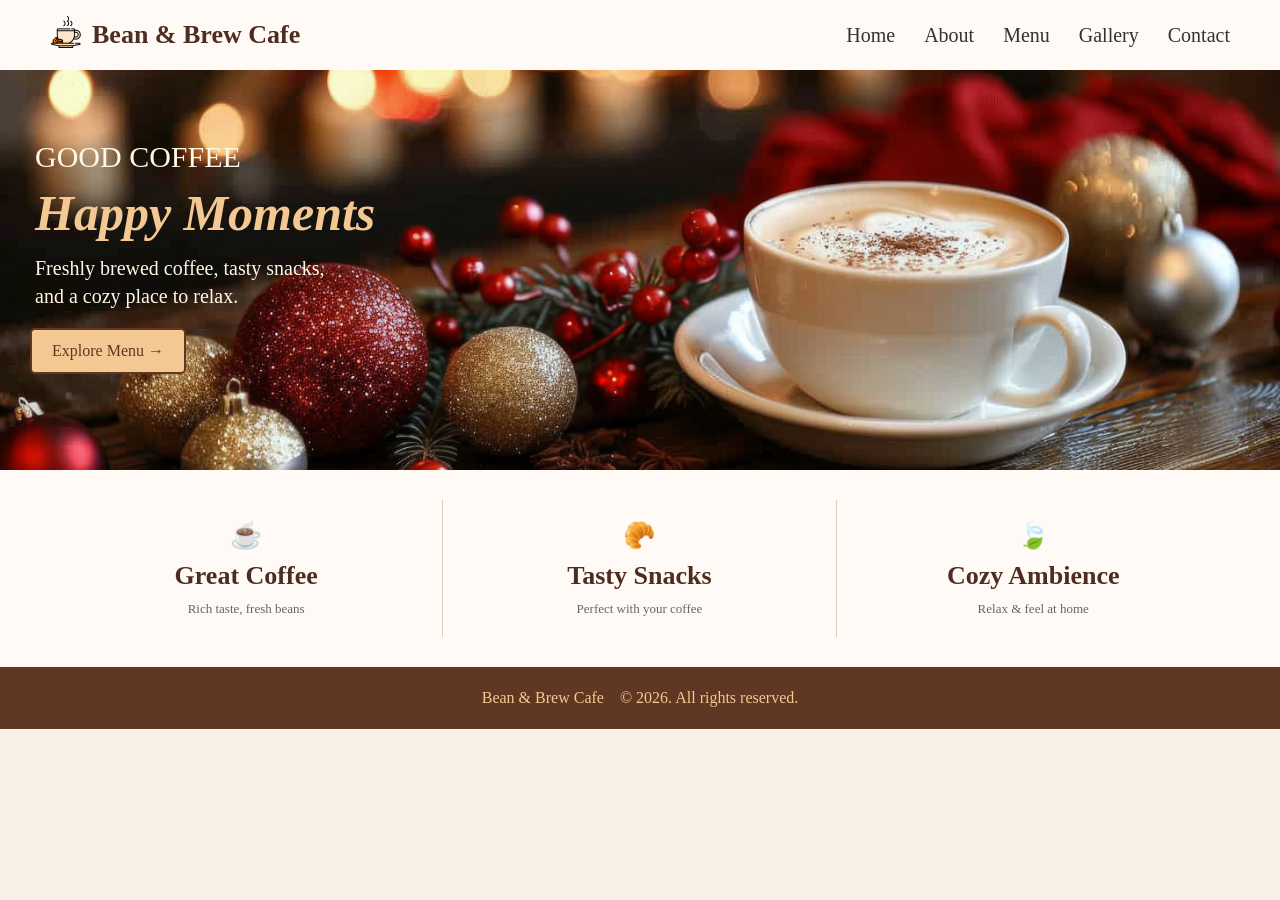
<file: html/index.html>
<!DOCTYPE html>
<html lang="en">

<head>
    <meta charset="UTF-8">
    <meta name="viewport" content="width=device-width, initial-scale=0.1">
    <title>Bean & Brew Cafe</title>
    <link rel="stylesheet" href="../css/index.css">
    <link rel="stylesheet" href="../css/style.css">
</head>

<body>
    <header>
        <div class="logo">
            <img src="../assets/home/coffee-cup.png" alt="coffee">
            <span>Bean &amp; Brew Cafe</span>
        </div>

        <nav>
            <a href="../html/index.html" class="active">Home</a>
            <a href="../html/about.html">About</a>
            <a href="../html/menu.html">Menu</a>
            <a href="../html/gallery.html">Gallery</a>
            <a href="../html/contact.html">Contact</a>
        </nav>
    </header>


    <div class="coffee">
        <div class="coffee1">GOOD COFFEE</div>
        <div class="coffee2">Happy Moments</div>
        <div class="coffee3">Freshly brewed coffee, tasty snacks, <span class="coffee4">and a cozy place to
                relax.</span></div>
        <a class="button1" href="../html/menu.html">Explore Menu &rarr;</a>
    </div>

    <section class="features">
        <div class="feature">
            <h2>&#9749;</h2>
            <h2>Great Coffee</h2>
            <p>Rich taste, fresh beans</p>
        </div>

        <div class="feature">
            <h2>&#129360;</h2>
            <h2>Tasty Snacks</h2>
            <p>Perfect with your coffee</p>
        </div>

        <div class="feature">
            <h2>&#127811;</h2>
            <h2>Cozy Ambience</h2>
            <p>Relax & feel at home</p>
        </div>
    </section>


    <footer>
        Bean & Brew Cafe &nbsp;&nbsp; &copy; 2026. All rights reserved.
    </footer>
</body>

</html>
</file>
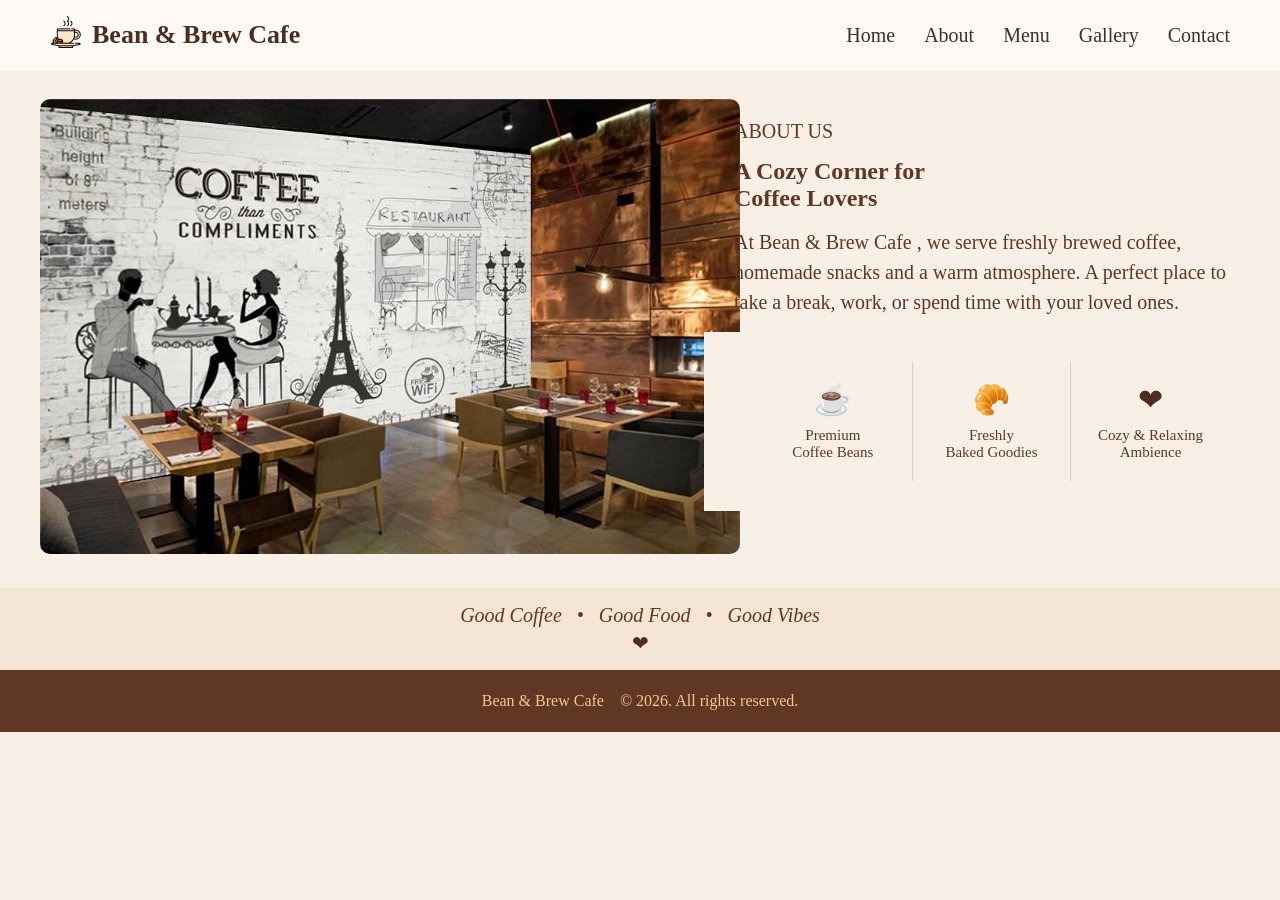
<file: html/about.html>
<!DOCTYPE html>
<html lang="en">
    <head>
        <meta charset="UTF-8">
        <meta name="viewport" content="width=device-width, initial-scale=0.1">
        <title>About - Bean & Brew Coffee</title>
        <link rel="stylesheet" href="../css/about.css">
        <link rel="stylesheet" href="../css/style.css">
    </head>

    <header>
        <div class="logo">
            <img src="../assets/home/coffee-cup.png" alt="coffee">
            <span>Bean &amp; Brew Cafe</span>
        </div>

        <nav>
            <a href="../html/index.html">Home</a>
            <a href="../html/about.html" class="active">About</a>
            <a href="../html/menu.html">Menu</a>
            <a href="../html/gallery.html">Gallery</a>
            <a href="../html/contact.html">Contact</a>
        </nav>
    </header>
    <body>
        <section>
            <div class="about-img">
                <img class="img" src="../assets/about/about.jpg" alt="About Bean & Brew Coffee" >
            </div>

            <div class="about-content">
                <p class="heading">ABOUT US</p>
                <h1>A Cozy Corner for
                    <br>
                    Coffee Lovers
                </h1>

                <p class="description">
                    At Bean &amp; Brew Cafe , we serve freshly brewed coffee, homemade snacks and a warm atmosphere. A perfect place to take a break, work, or spend time with your loved ones.
                </p>

                <div class="features">
                    <div class="feature">
                        <div class="icon">&#9749;</div>
                            <p>Premium<br>
                            Coffee Beans</p>
                    </div>

                    <div class="feature">
                        <div class="icon">&#129360;</div>
                            <p>Freshly<br>
                            Baked Goodies</p>
                    </div>

                    <div class="feature">
                        <div class="icon">&#10084;</div>
                            <p>Cozy & Relaxing<br>
                            Ambience</p>
                    </div>
                </div>


            </div>
        </section>

        <section class="quote">

        <p>
            Good Coffee
            &nbsp; • &nbsp;
            Good Food
            &nbsp; • &nbsp;
            Good Vibes
        </p>

        <span>&#10084;</span>

    </section>

    </body>
    <footer>
        Bean & Brew Cafe &nbsp;&nbsp; &copy; 2026. All rights reserved.
    </footer>

</html>
</file>
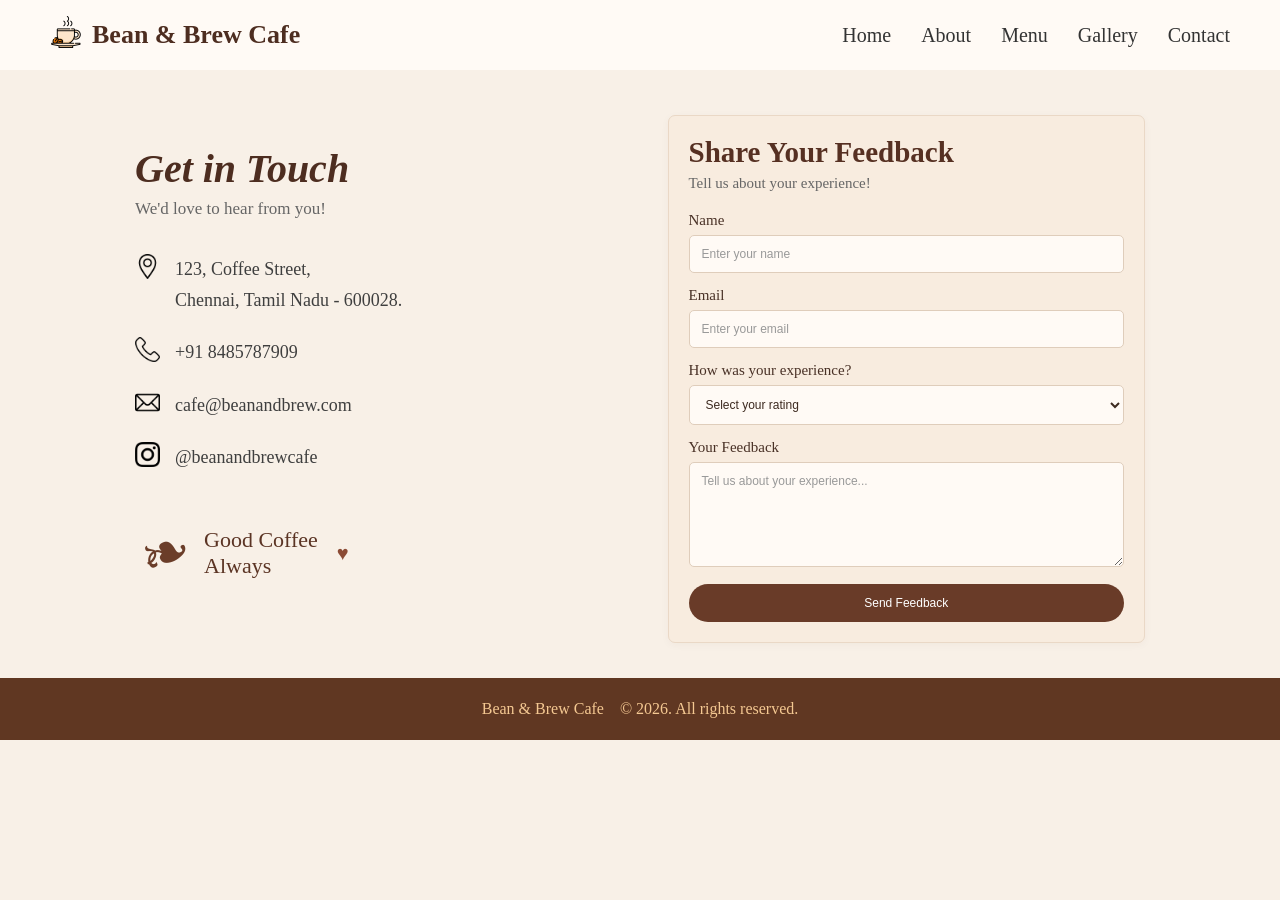
<file: html/contact.html>
<!DOCTYPE html>
<html lang="en">

<head>

    <meta charset="UTF-8">

    <meta name="viewport" content="width=device-width, initial-scale=1.0">

    <title>Contact - Bean &amp; Brew Coffee</title>

    <link rel="stylesheet" href="../css/contact.css">
    <link rel="stylesheet" href="../css/style.css">

</head>


<body>


    <header>

        <div class="logo">

            <img src="../assets/home/coffee-cup.png" alt="coffee">

            <span>
                Bean &amp; Brew Cafe
            </span>

        </div>


        <nav>

            <a href="../html/index.html">
                Home
            </a>

            <a href="../html/about.html">
                About
            </a>

            <a href="../html/menu.html">
                Menu
            </a>

            <a href="../html/gallery.html">
                Gallery
            </a>

            <a href="../html/contact.html" class="active">
                Contact
            </a>

        </nav>

    </header>



    <main class="contact">

        <section class="contact-section">



            <div class="contact-info">

                <h1>
                    Get in Touch
                </h1>

                <p class="intro">
                    We'd love to hear from you!
                </p>



                <div class="info-item">

                    <div class="info-icon">

                        <img src="../assets/contact/location.png" alt="Location">

                    </div>

                    <div>

                        <p>
                            123, Coffee Street,
                            <br>
                            Chennai, Tamil Nadu - 600028.
                        </p>

                    </div>

                </div>



                <div class="info-item">

                    <div class="info-icon">

                        <img src="../assets/contact/telephone.png" alt="Phone">

                    </div>

                    <div>

                        <p>
                            +91 8485787909
                        </p>

                    </div>

                </div>



                <div class="info-item">

                    <div class="info-icon">

                        <img src="../assets/contact/mail.png" alt="Email">

                    </div>

                    <div>

                        <p>
                            cafe@beanandbrew.com
                        </p>

                    </div>

                </div>



                <div class="info-item">

                    <div class="info-icon">

                        <img src="../assets/contact/instagram.png" alt="Instagram">

                    </div>

                    <div>

                        <p>
                            @beanandbrewcafe
                        </p>

                    </div>

                </div>



                <div class="coffee-message">

                    <div class="branch">
                        ❧
                    </div>

                    <div>

                        <p>
                            Good Coffee
                        </p>

                        <p>
                            Always
                        </p>

                    </div>

                    <span class="heart">
                        ♥
                    </span>

                </div>

            </div>



            <div class="feedback-container">

                <h2>
                    Share Your Feedback
                </h2>

                <p class="feedback-intro">
                    Tell us about your experience!
                </p>


                <form class="feedback-form">




                    <div class="form-group">

                        <label for="name">
                            Name
                        </label>

                        <input type="text" id="name" name="name" placeholder="Enter your name" required>

                    </div>



                    <div class="form-group">

                        <label for="email">
                            Email
                        </label>

                        <input type="email" id="email" name="email" placeholder="Enter your email" required>

                    </div>



                    <div class="form-group">

                        <label for="rating">
                            How was your experience?
                        </label>

                        <select id="rating" name="rating" required>

                            <option value="">
                                Select your rating
                            </option>

                            <option value="5">
                                ★★★★★ Excellent
                            </option>

                            <option value="4">
                                ★★★★ Very Good
                            </option>

                            <option value="3">
                                ★★★ Good
                            </option>

                            <option value="2">
                                ★★ Could be better
                            </option>

                            <option value="1">
                                ★ Poor
                            </option>

                        </select>

                    </div>



                    <div class="form-group">

                        <label for="feedback">
                            Your Feedback
                        </label>

                        <textarea id="feedback" name="feedback" placeholder="Tell us about your experience..."
                            required></textarea>

                    </div>



                    <button type="submit" class="feedback-button">
                        Send Feedback
                    </button>

                </form>

            </div>

        </section>

    </main>



    <footer>

        Bean &amp; Brew Cafe
        &nbsp;&nbsp;
        &copy; 2026. All rights reserved.

    </footer>


</body>

</html>
</file>
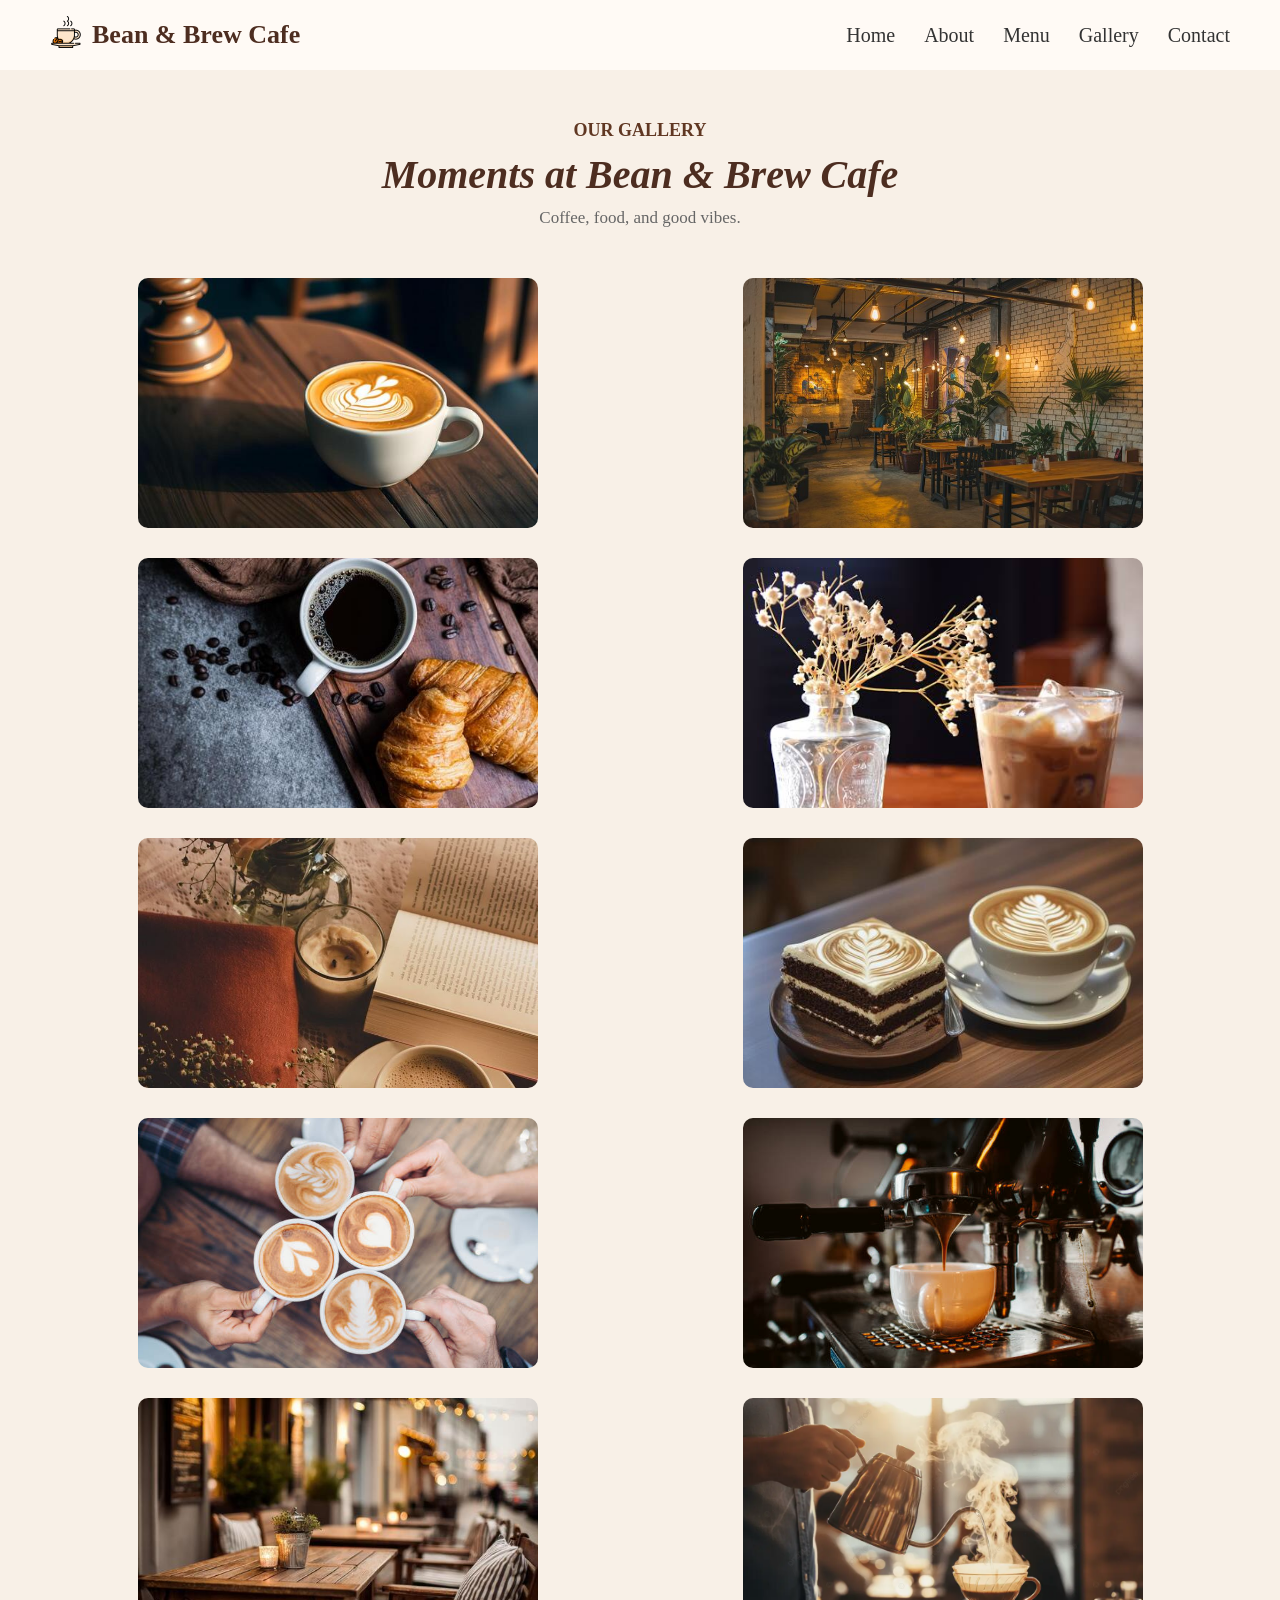
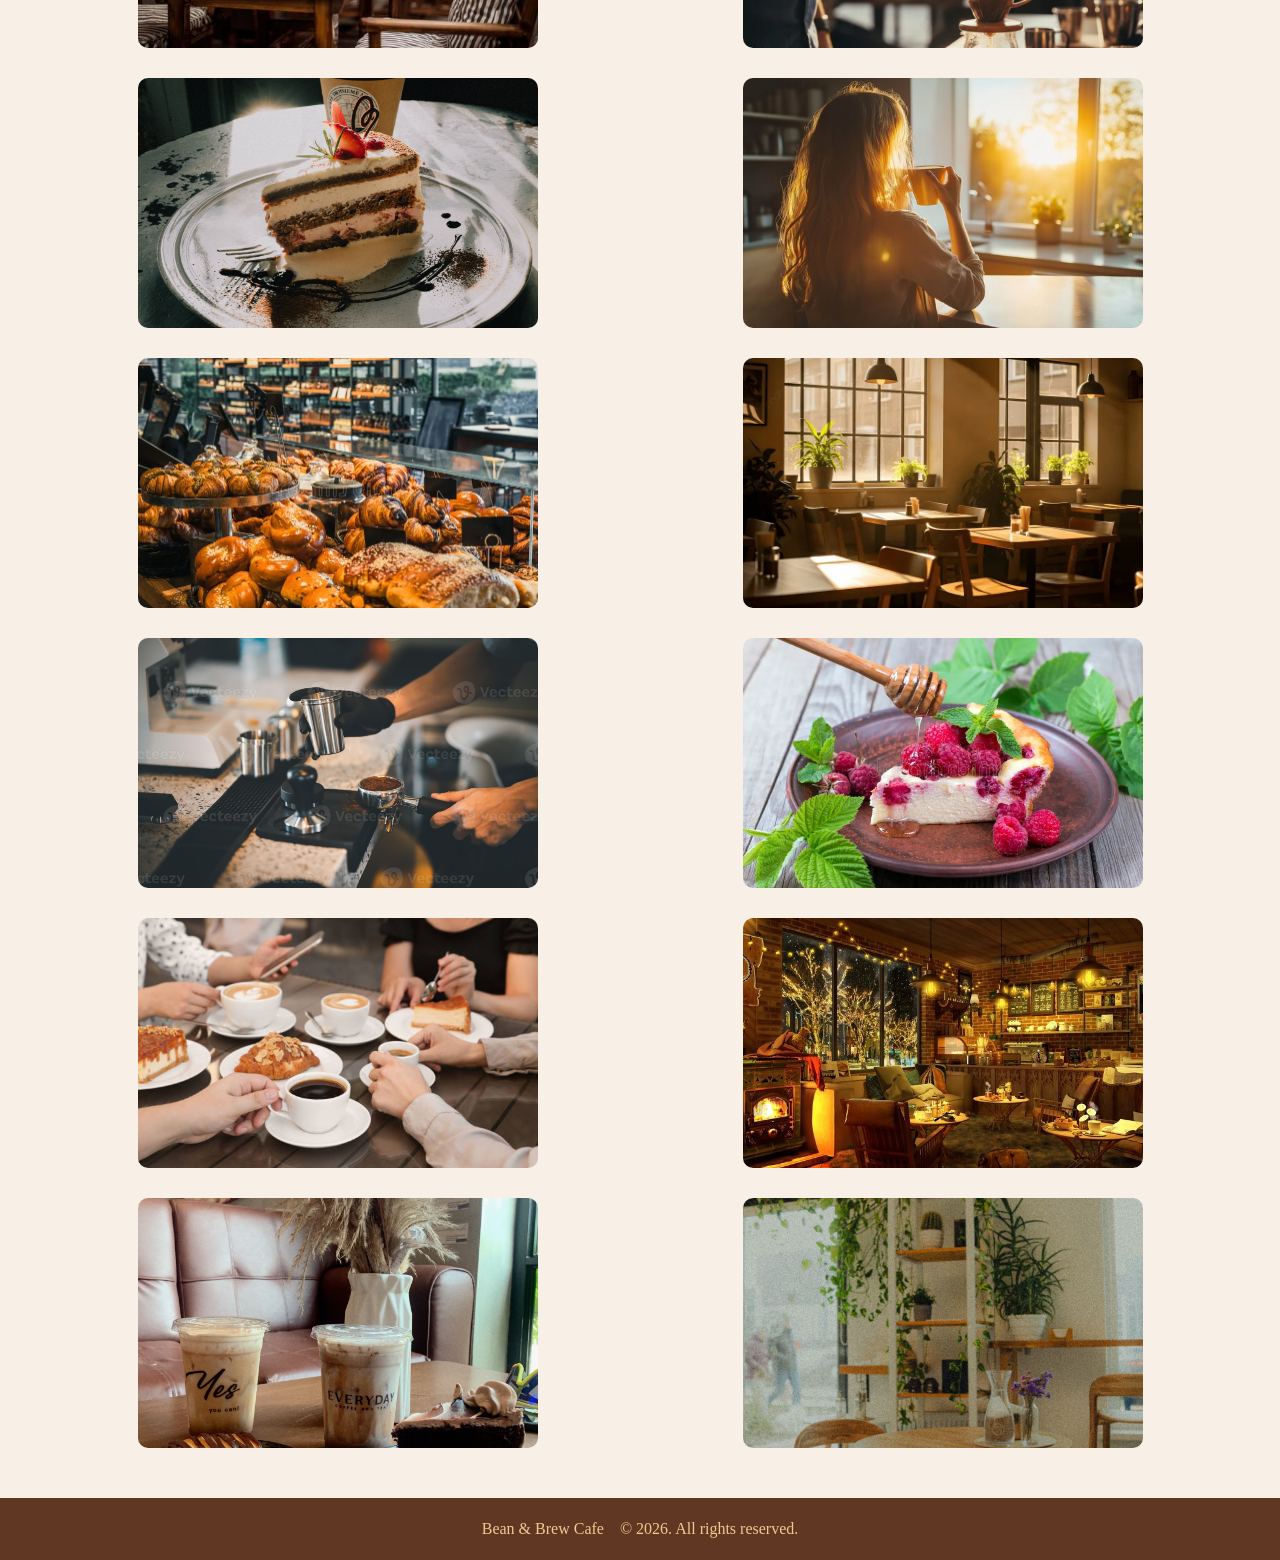
<file: html/gallery.html>
<!DOCTYPE html>
<html lang="en">

<head>
    <meta charset="UTF-8">
    <meta name="viewport" content="width=device-width, initial-scale=0.1">
    <title>Gallery - Bean & Brew Coffee</title>
    <link rel="stylesheet" href="../css/gallery.css">
    <link rel="stylesheet" href="../css/style.css">
</head>

<body>
    <header>
        <div class="logo">
            <img src="../assets/home/coffee-cup.png" alt="coffee">
            <span>Bean &amp; Brew Cafe</span>
        </div>
        <nav>
            <a href="../html/index.html">Home</a>
            <a href="../html/about.html">About</a>
            <a href="../html/menu.html">Menu</a>
            <a href="../html/gallery.html" class="active">Gallery</a>
            <a href="../html/contact.html">Contact</a>
        </nav>
    </header>

    <main class="gallery">
        <div class="gallery-heading">
            <p class="gallery1">OUR GALLERY</p>
            <h1>Moments at Bean &amp; Brew Cafe</h1>
            <p>Coffee, food, and good vibes.</p>
        </div>

        <section class="gallery-grid">
            <div class="gallery-item">
                <img src="../assets/gallery/1.jpg" alt="image1">
            </div>

            <div class="gallery-item">
                <img src="../assets/gallery/2.jpg" alt="image2">
            </div>

            <div class="gallery-item">
                <img src="../assets/gallery/3.jpg" alt="image3">
            </div>

            <div class="gallery-item">
                <img src="../assets/gallery/4.jpg" alt="image4">
            </div>

            <div class="gallery-item">
                <img src="../assets/gallery/5.jpg" alt="image5">
            </div>

            <div class="gallery-item">
                <img src="../assets/gallery/6.jpg" alt="image6">
            </div>

            <div class="gallery-item">
                <img src="../assets/gallery/7.jpg" alt="image7">
            </div>

            <div class="gallery-item">
                <img src="../assets/gallery/8.jpg" alt="image8">
            </div>

            <div class="gallery-item">
                <img src="../assets/gallery/9.jpeg" alt="image9">
            </div>

            <div class="gallery-item">
                <img src="../assets/gallery/10.webp" alt="image10">
            </div>

            <div class="gallery-item">
                <img src="../assets/gallery/11.jpg" alt="image11">
            </div>

            <div class="gallery-item">
                <img src="../assets/gallery/12.jpg" alt="image12">
            </div>

            <div class="gallery-item">
                <img src="../assets/gallery/13.webp" alt="image13">
            </div>

            <div class="gallery-item">
                <img src="../assets/gallery/14.webp" alt="image14">
            </div>

            <div class="gallery-item">
                <img src="../assets/gallery/15.jpg" alt="image15">
            </div>

            <div class="gallery-item">
                <img src="../assets/gallery/16.webp" alt="image16">
            </div>

            <div class="gallery-item">
                <img src="../assets/gallery/17.jpg" alt="image17">
            </div>

            <div class="gallery-item">
                <img src="../assets/gallery/18.jpg" alt="image18">
            </div>

            <div class="gallery-item">
                <img src="../assets/gallery/19.avif" alt="image19">
            </div>

            <div class="gallery-item">
                <img src="../assets/gallery/20.avif" alt="image20">
            </div>
        </section>
    </main>



    <footer>
        Bean & Brew Cafe &nbsp;&nbsp; &copy; 2026. All rights reserved.
    </footer>
</body>

</html>
</file>
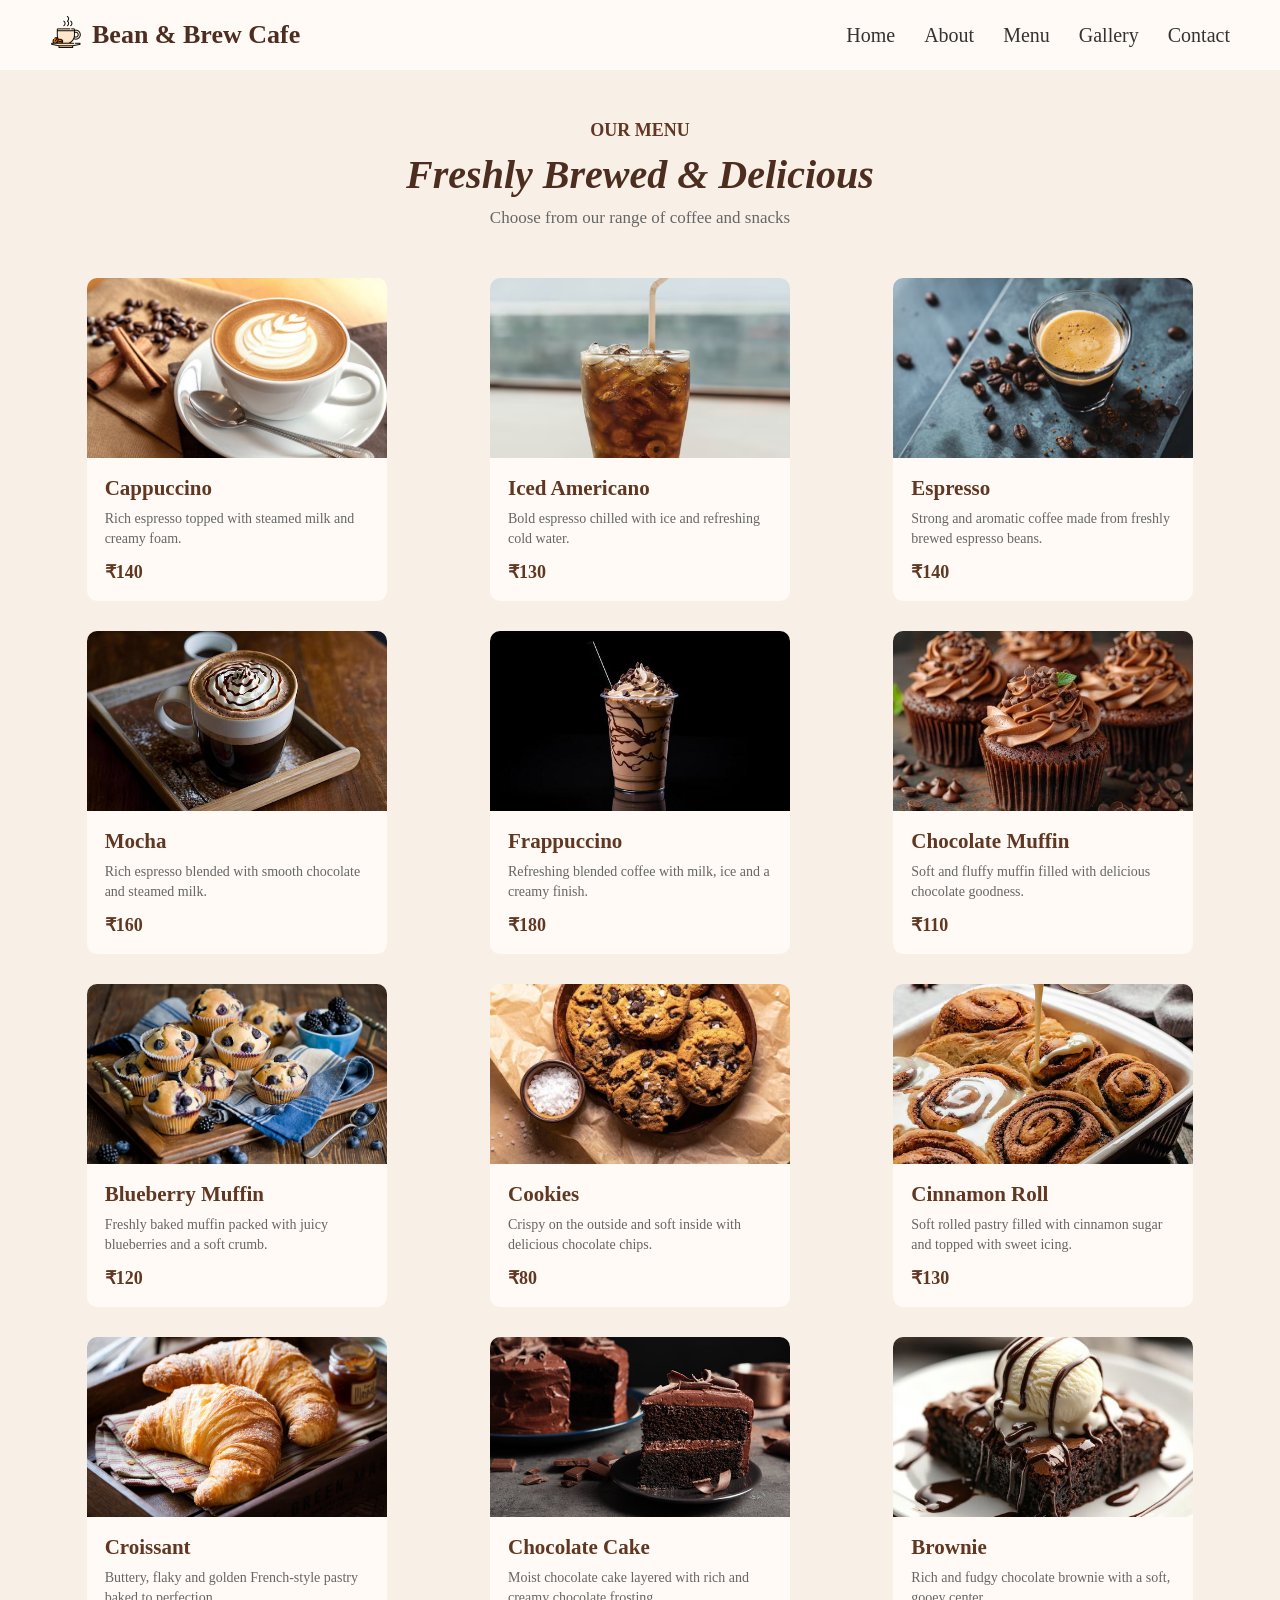
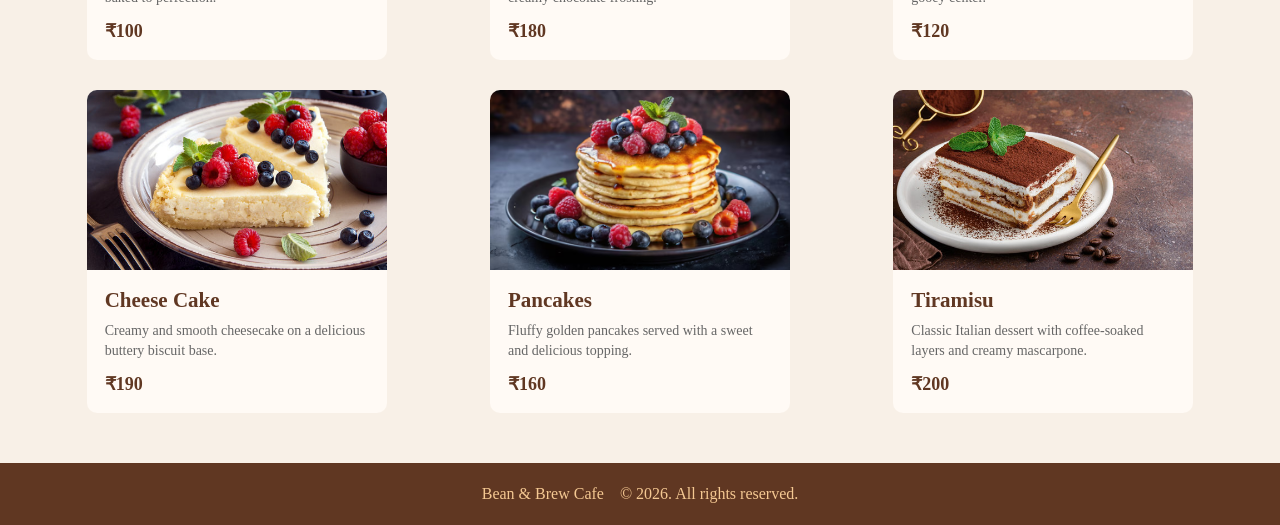
<file: html/menu.html>
<!DOCTYPE html>
<html lang="en">

<head>
    <meta charset="UTF-8">
    <meta name="viewport" content="width=device-width, initial-scale=1.0">
    <title>Menu - Bean & Brew Cafe</title>

    <link rel="stylesheet" href="../css/menu.css">
    <link rel="stylesheet" href="../css/style.css">
</head>

<body>

    <header>

        <div class="logo">
            <img src="../assets/home/coffee-cup.png" alt="coffee">
            <span>Bean &amp; Brew Cafe</span>
        </div>

        <nav>
            <a href="../html/index.html">Home</a>
            <a href="../html/about.html">About</a>
            <a href="../html/menu.html" class="active">Menu</a>
            <a href="../html/gallery.html">Gallery</a>
            <a href="../html/contact.html">Contact</a>
        </nav>

    </header>


    <main class="menu">

        <div class="menu-heading">
            <p class="menu1">OUR MENU</p>

            <h1>Freshly Brewed & Delicious</h1>

            <p>Choose from our range of coffee and snacks</p>
        </div>


        <section class="menu-section">

            <div class="menu-container">


                <!-- ================================
                     CAPPUCCINO
                ================================= -->

                <div class="menu-item">

                    <input type="checkbox" id="cappuccino">

                    <label for="cappuccino" class="menu-card">

                        <img src="../assets/menu/cappucino.jpg" alt="Cappuccino">

                        <div class="menu-info">

                            <h3>Cappuccino</h3>

                            <p>
                                Rich espresso topped with steamed milk
                                and creamy foam.
                            </p>

                            <span>₹140</span>

                        </div>

                    </label>


                    <div class="menu-popup">

                        <label for="cappuccino" class="close-button">
                            &times;
                        </label>

                        <img src="../assets/menu/cappucino.jpg" alt="Cappuccino">

                        <div class="popup-info">

                            <p class="popup-category">COFFEE</p>

                            <h2>Cappuccino</h2>

                            <p class="popup-price">₹140</p>

                            <p>
                                Rich espresso topped with steamed milk
                                and creamy foam. A smooth and balanced
                                coffee with a rich espresso flavour and
                                creamy finish.
                            </p>

                            <p>
                                <strong>Ingredients:</strong><br>
                                Espresso, steamed milk and milk foam.
                            </p>

                            <p>
                                <strong>Size:</strong> Regular
                            </p>

                            <button class="add-cart">
                                Add to Cart
                            </button>

                        </div>

                    </div>

                </div>



                <!-- ================================
                     ICED AMERICANO
                ================================= -->

                <div class="menu-item">

                    <input type="checkbox" id="iced-americano">

                    <label for="iced-americano" class="menu-card">

                        <img src="../assets/menu/iced-americano.avif"
                            alt="Iced Americano">

                        <div class="menu-info">

                            <h3>Iced Americano</h3>

                            <p>
                                Bold espresso chilled with ice and
                                refreshing cold water.
                            </p>

                            <span>₹130</span>

                        </div>

                    </label>


                    <div class="menu-popup">

                        <label for="iced-americano" class="close-button">
                            &times;
                        </label>

                        <img src="../assets/menu/iced-americano.avif"
                            alt="Iced Americano">

                        <div class="popup-info">

                            <p class="popup-category">COLD COFFEE</p>

                            <h2>Iced Americano</h2>

                            <p class="popup-price">₹130</p>

                            <p>
                                Bold espresso chilled with ice and
                                refreshing cold water. A refreshing
                                coffee with a strong espresso taste.
                            </p>

                            <p>
                                <strong>Ingredients:</strong><br>
                                Espresso, cold water and ice.
                            </p>

                            <p>
                                <strong>Size:</strong> Regular
                            </p>

                            <button class="add-cart">
                                Add to Cart
                            </button>

                        </div>

                    </div>

                </div>



                <!-- ================================
                     ESPRESSO
                ================================= -->

                <div class="menu-item">

                    <input type="checkbox" id="espresso">

                    <label for="espresso" class="menu-card">

                        <img src="../assets/menu/espresso.avif"
                            alt="Espresso">

                        <div class="menu-info">

                            <h3>Espresso</h3>

                            <p>
                                Strong and aromatic coffee made from
                                freshly brewed espresso beans.
                            </p>

                            <span>₹140</span>

                        </div>

                    </label>


                    <div class="menu-popup">

                        <label for="espresso" class="close-button">
                            &times;
                        </label>

                        <img src="../assets/menu/espresso.avif"
                            alt="Espresso">

                        <div class="popup-info">

                            <p class="popup-category">COFFEE</p>

                            <h2>Espresso</h2>

                            <p class="popup-price">₹140</p>

                            <p>
                                Strong and aromatic coffee made from
                                freshly brewed espresso beans. Perfect
                                for coffee lovers who enjoy a rich,
                                concentrated flavour.
                            </p>

                            <p>
                                <strong>Ingredients:</strong><br>
                                Freshly brewed espresso beans.
                            </p>

                            <p>
                                <strong>Size:</strong> Regular
                            </p>

                            <button class="add-cart">
                                Add to Cart
                            </button>

                        </div>

                    </div>

                </div>



                <!-- ================================
                     MOCHA
                ================================= -->

                <div class="menu-item">

                    <input type="checkbox" id="mocha">

                    <label for="mocha" class="menu-card">

                        <img src="../assets/menu/mocha.jpg"
                            alt="Mocha">

                        <div class="menu-info">

                            <h3>Mocha</h3>

                            <p>
                                Rich espresso blended with smooth
                                chocolate and steamed milk.
                            </p>

                            <span>₹160</span>

                        </div>

                    </label>


                    <div class="menu-popup">

                        <label for="mocha" class="close-button">
                            &times;
                        </label>

                        <img src="../assets/menu/mocha.jpg"
                            alt="Mocha">

                        <div class="popup-info">

                            <p class="popup-category">COFFEE</p>

                            <h2>Mocha</h2>

                            <p class="popup-price">₹160</p>

                            <p>
                                Rich espresso blended with smooth
                                chocolate and steamed milk. A delicious
                                combination of coffee and chocolate.
                            </p>

                            <p>
                                <strong>Ingredients:</strong><br>
                                Espresso, chocolate and steamed milk.
                            </p>

                            <p>
                                <strong>Size:</strong> Regular
                            </p>

                            <button class="add-cart">
                                Add to Cart
                            </button>

                        </div>

                    </div>

                </div>



                <!-- ================================
                     FRAPPUCCINO
                ================================= -->

                <div class="menu-item">

                    <input type="checkbox" id="frappuccino">

                    <label for="frappuccino" class="menu-card">

                        <img src="../assets/menu/frappucino.jpg"
                            alt="Frappuccino">

                        <div class="menu-info">

                            <h3>Frappuccino</h3>

                            <p>
                                Refreshing blended coffee with milk,
                                ice and a creamy finish.
                            </p>

                            <span>₹180</span>

                        </div>

                    </label>


                    <div class="menu-popup">

                        <label for="frappuccino" class="close-button">
                            &times;
                        </label>

                        <img src="../assets/menu/frappucino.jpg"
                            alt="Frappuccino">

                        <div class="popup-info">

                            <p class="popup-category">COLD COFFEE</p>

                            <h2>Frappuccino</h2>

                            <p class="popup-price">₹180</p>

                            <p>
                                Refreshing blended coffee with milk,
                                ice and a creamy finish.
                            </p>

                            <p>
                                <strong>Ingredients:</strong><br>
                                Coffee, milk, ice and cream.
                            </p>

                            <p>
                                <strong>Size:</strong> Regular
                            </p>

                            <button class="add-cart">
                                Add to Cart
                            </button>

                        </div>

                    </div>

                </div>



                <!-- ================================
                     CHOCOLATE MUFFIN
                ================================= -->

                <div class="menu-item">

                    <input type="checkbox" id="chocolate-muffin">

                    <label for="chocolate-muffin" class="menu-card">

                        <img src="../assets/menu/chocolate-muffin.jpg"
                            alt="Chocolate Muffin">

                        <div class="menu-info">

                            <h3>Chocolate Muffin</h3>

                            <p>
                                Soft and fluffy muffin filled with
                                delicious chocolate goodness.
                            </p>

                            <span>₹110</span>

                        </div>

                    </label>


                    <div class="menu-popup">

                        <label for="chocolate-muffin" class="close-button">
                            &times;
                        </label>

                        <img src="../assets/menu/chocolate-muffin.jpg"
                            alt="Chocolate Muffin">

                        <div class="popup-info">

                            <p class="popup-category">BAKERY</p>

                            <h2>Chocolate Muffin</h2>

                            <p class="popup-price">₹110</p>

                            <p>
                                Soft and fluffy muffin filled with
                                delicious chocolate goodness.
                            </p>

                            <p>
                                <strong>Ingredients:</strong><br>
                                Flour, chocolate, milk and butter.
                            </p>

                            <p>
                                <strong>Size:</strong> Regular
                            </p>

                            <button class="add-cart">
                                Add to Cart
                            </button>

                        </div>

                    </div>

                </div>



                <!-- ================================
                     BLUEBERRY MUFFIN
                ================================= -->

                <div class="menu-item">

                    <input type="checkbox" id="blueberry-muffin">

                    <label for="blueberry-muffin" class="menu-card">

                        <img src="../assets/menu/blueberry-muffin.jpg"
                            alt="Blueberry Muffin">

                        <div class="menu-info">

                            <h3>Blueberry Muffin</h3>

                            <p>
                                Freshly baked muffin packed with juicy
                                blueberries and a soft crumb.
                            </p>

                            <span>₹120</span>

                        </div>

                    </label>


                    <div class="menu-popup">

                        <label for="blueberry-muffin" class="close-button">
                            &times;
                        </label>

                        <img src="../assets/menu/blueberry-muffin.jpg"
                            alt="Blueberry Muffin">

                        <div class="popup-info">

                            <p class="popup-category">BAKERY</p>

                            <h2>Blueberry Muffin</h2>

                            <p class="popup-price">₹120</p>

                            <p>
                                Freshly baked muffin packed with juicy
                                blueberries and a soft crumb.
                            </p>

                            <p>
                                <strong>Ingredients:</strong><br>
                                Flour, blueberries, milk and butter.
                            </p>

                            <p>
                                <strong>Size:</strong> Regular
                            </p>

                            <button class="add-cart">
                                Add to Cart
                            </button>

                        </div>

                    </div>

                </div>



                <!-- ================================
                     COOKIES
                ================================= -->

                <div class="menu-item">

                    <input type="checkbox" id="cookies">

                    <label for="cookies" class="menu-card">

                        <img src="../assets/menu/cookies.jpg"
                            alt="Cookies">

                        <div class="menu-info">

                            <h3>Cookies</h3>

                            <p>
                                Crispy on the outside and soft inside
                                with delicious chocolate chips.
                            </p>

                            <span>₹80</span>

                        </div>

                    </label>


                    <div class="menu-popup">

                        <label for="cookies" class="close-button">
                            &times;
                        </label>

                        <img src="../assets/menu/cookies.jpg"
                            alt="Cookies">

                        <div class="popup-info">

                            <p class="popup-category">BAKERY</p>

                            <h2>Cookies</h2>

                            <p class="popup-price">₹80</p>

                            <p>
                                Crispy on the outside and soft inside
                                with delicious chocolate chips.
                            </p>

                            <p>
                                <strong>Ingredients:</strong><br>
                                Flour, butter, sugar and chocolate chips.
                            </p>

                            <p>
                                <strong>Size:</strong> Regular
                            </p>

                            <button class="add-cart">
                                Add to Cart
                            </button>

                        </div>

                    </div>

                </div>



                <!-- ================================
                     CINNAMON ROLL
                ================================= -->

                <div class="menu-item">

                    <input type="checkbox" id="cinnamon-roll">

                    <label for="cinnamon-roll" class="menu-card">

                        <img src="../assets/menu/cinnamon-roll.avif"
                            alt="Cinnamon Roll">

                        <div class="menu-info">

                            <h3>Cinnamon Roll</h3>

                            <p>
                                Soft rolled pastry filled with cinnamon
                                sugar and topped with sweet icing.
                            </p>

                            <span>₹130</span>

                        </div>

                    </label>


                    <div class="menu-popup">

                        <label for="cinnamon-roll" class="close-button">
                            &times;
                        </label>

                        <img src="../assets/menu/cinnamon-roll.avif"
                            alt="Cinnamon Roll">

                        <div class="popup-info">

                            <p class="popup-category">BAKERY</p>

                            <h2>Cinnamon Roll</h2>

                            <p class="popup-price">₹130</p>

                            <p>
                                Soft rolled pastry filled with cinnamon
                                sugar and topped with sweet icing.
                            </p>

                            <p>
                                <strong>Ingredients:</strong><br>
                                Flour, cinnamon, sugar and icing.
                            </p>

                            <p>
                                <strong>Size:</strong> Regular
                            </p>

                            <button class="add-cart">
                                Add to Cart
                            </button>

                        </div>

                    </div>

                </div>



                <!-- ================================
                     CROISSANT
                ================================= -->

                <div class="menu-item">

                    <input type="checkbox" id="croissant">

                    <label for="croissant" class="menu-card">

                        <img src="../assets/menu/croissant.jpg"
                            alt="Croissant">

                        <div class="menu-info">

                            <h3>Croissant</h3>

                            <p>
                                Buttery, flaky and golden French-style
                                pastry baked to perfection.
                            </p>

                            <span>₹100</span>

                        </div>

                    </label>


                    <div class="menu-popup">

                        <label for="croissant" class="close-button">
                            &times;
                        </label>

                        <img src="../assets/menu/croissant.jpg"
                            alt="Croissant">

                        <div class="popup-info">

                            <p class="popup-category">BAKERY</p>

                            <h2>Croissant</h2>

                            <p class="popup-price">₹100</p>

                            <p>
                                Buttery, flaky and golden French-style
                                pastry baked to perfection.
                            </p>

                            <p>
                                <strong>Ingredients:</strong><br>
                                Flour, butter, milk and sugar.
                            </p>

                            <p>
                                <strong>Size:</strong> Regular
                            </p>

                            <button class="add-cart">
                                Add to Cart
                            </button>

                        </div>

                    </div>

                </div>



                <!-- ================================
                     CHOCOLATE CAKE
                ================================= -->

                <div class="menu-item">

                    <input type="checkbox" id="chocolate-cake">

                    <label for="chocolate-cake" class="menu-card">

                        <img src="../assets/menu/chocolate-cake.jpg"
                            alt="Chocolate Cake">

                        <div class="menu-info">

                            <h3>Chocolate Cake</h3>

                            <p>
                                Moist chocolate cake layered with rich
                                and creamy chocolate frosting.
                            </p>

                            <span>₹180</span>

                        </div>

                    </label>


                    <div class="menu-popup">

                        <label for="chocolate-cake" class="close-button">
                            &times;
                        </label>

                        <img src="../assets/menu/chocolate-cake.jpg"
                            alt="Chocolate Cake">

                        <div class="popup-info">

                            <p class="popup-category">DESSERT</p>

                            <h2>Chocolate Cake</h2>

                            <p class="popup-price">₹180</p>

                            <p>
                                Moist chocolate cake layered with rich
                                and creamy chocolate frosting.
                            </p>

                            <p>
                                <strong>Ingredients:</strong><br>
                                Chocolate, flour, milk, sugar and cream.
                            </p>

                            <p>
                                <strong>Size:</strong> Regular
                            </p>

                            <button class="add-cart">
                                Add to Cart
                            </button>

                        </div>

                    </div>

                </div>



                <!-- ================================
                     BROWNIE
                ================================= -->

                <div class="menu-item">

                    <input type="checkbox" id="brownie">

                    <label for="brownie" class="menu-card">

                        <img src="../assets/menu/brownie.jpg"
                            alt="Brownie">

                        <div class="menu-info">

                            <h3>Brownie</h3>

                            <p>
                                Rich and fudgy chocolate brownie with
                                a soft, gooey center.
                            </p>

                            <span>₹120</span>

                        </div>

                    </label>


                    <div class="menu-popup">

                        <label for="brownie" class="close-button">
                            &times;
                        </label>

                        <img src="../assets/menu/brownie.jpg"
                            alt="Brownie">

                        <div class="popup-info">

                            <p class="popup-category">DESSERT</p>

                            <h2>Brownie</h2>

                            <p class="popup-price">₹120</p>

                            <p>
                                Rich and fudgy chocolate brownie with
                                a soft, gooey center.
                            </p>

                            <p>
                                <strong>Ingredients:</strong><br>
                                Chocolate, flour, butter, eggs and sugar.
                            </p>

                            <p>
                                <strong>Size:</strong> Regular
                            </p>

                            <button class="add-cart">
                                Add to Cart
                            </button>

                        </div>

                    </div>

                </div>



                <!-- ================================
                     CHEESE CAKE
                ================================= -->

                <div class="menu-item">

                    <input type="checkbox" id="cheese-cake">

                    <label for="cheese-cake" class="menu-card">

                        <img src="../assets/menu/cheese-cake.jpg"
                            alt="Cheese Cake">

                        <div class="menu-info">

                            <h3>Cheese Cake</h3>

                            <p>
                                Creamy and smooth cheesecake on a
                                delicious buttery biscuit base.
                            </p>

                            <span>₹190</span>

                        </div>

                    </label>


                    <div class="menu-popup">

                        <label for="cheese-cake" class="close-button">
                            &times;
                        </label>

                        <img src="../assets/menu/cheese-cake.jpg"
                            alt="Cheese Cake">

                        <div class="popup-info">

                            <p class="popup-category">DESSERT</p>

                            <h2>Cheese Cake</h2>

                            <p class="popup-price">₹190</p>

                            <p>
                                Creamy and smooth cheesecake on a
                                delicious buttery biscuit base.
                            </p>

                            <p>
                                <strong>Ingredients:</strong><br>
                                Cream cheese, biscuits, sugar and cream.
                            </p>

                            <p>
                                <strong>Size:</strong> Regular
                            </p>

                            <button class="add-cart">
                                Add to Cart
                            </button>

                        </div>

                    </div>

                </div>



                <!-- ================================
                     PANCAKES
                ================================= -->

                <div class="menu-item">

                    <input type="checkbox" id="pancakes">

                    <label for="pancakes" class="menu-card">

                        <img src="../assets/menu/pancakes.avif"
                            alt="Pancakes">

                        <div class="menu-info">

                            <h3>Pancakes</h3>

                            <p>
                                Fluffy golden pancakes served with a
                                sweet and delicious topping.
                            </p>

                            <span>₹160</span>

                        </div>

                    </label>


                    <div class="menu-popup">

                        <label for="pancakes" class="close-button">
                            &times;
                        </label>

                        <img src="../assets/menu/pancakes.avif"
                            alt="Pancakes">

                        <div class="popup-info">

                            <p class="popup-category">BREAKFAST</p>

                            <h2>Pancakes</h2>

                            <p class="popup-price">₹160</p>

                            <p>
                                Fluffy golden pancakes served with a
                                sweet and delicious topping.
                            </p>

                            <p>
                                <strong>Ingredients:</strong><br>
                                Flour, milk, eggs, sugar and butter.
                            </p>

                            <p>
                                <strong>Size:</strong> Regular
                            </p>

                            <button class="add-cart">
                                Add to Cart
                            </button>

                        </div>

                    </div>

                </div>



                <!-- ================================
                     TIRAMISU
                ================================= -->

                <div class="menu-item">

                    <input type="checkbox" id="tiramisu">

                    <label for="tiramisu" class="menu-card">

                        <img src="../assets/menu/tiramisu.jpg"
                            alt="Tiramisu">

                        <div class="menu-info">

                            <h3>Tiramisu</h3>

                            <p>
                                Classic Italian dessert with coffee-soaked
                                layers and creamy mascarpone.
                            </p>

                            <span>₹200</span>

                        </div>

                    </label>


                    <div class="menu-popup">

                        <label for="tiramisu" class="close-button">
                            &times;
                        </label>

                        <img src="../assets/menu/tiramisu.jpg"
                            alt="Tiramisu">

                        <div class="popup-info">

                            <p class="popup-category">DESSERT</p>

                            <h2>Tiramisu</h2>

                            <p class="popup-price">₹200</p>

                            <p>
                                Classic Italian dessert with coffee-soaked
                                layers and creamy mascarpone.
                            </p>

                            <p>
                                <strong>Ingredients:</strong><br>
                                Mascarpone, coffee, cocoa and biscuits.
                            </p>

                            <p>
                                <strong>Size:</strong> Regular
                            </p>

                            <button class="add-cart">
                                Add to Cart
                            </button>

                        </div>

                    </div>

                </div>


            </div>

        </section>

    </main>


    <footer>
        Bean & Brew Cafe &nbsp;&nbsp; &copy; 2026. All rights reserved.
    </footer>

</body>

</html>
</file>
<file: css/index.css>
* {
    margin: 0;
    color: #4d2d20;
    font-family: 'Times New Roman', Times, serif;
    box-sizing: border-box;
}

body {
    background-color: #f8f0e7;
    display: flex;
    flex-direction: column;
    height: 100vh;
    overflow: hidden;
}

.coffee {
    width: 100%;
    height: 400px;
    padding: 20px;
    background-image: url("../assets/home/coffee-bg.jpeg");
    background-size: cover;
    background-repeat: no-repeat;
    background-position: center;
}

.coffee1 {
    color:  #FFF8E7;;
    font-weight: normal;
    font-size: 30px;
    padding: 50px 0 5px 15px;
}

.coffee2 {
    color: #F4C892;
    font-weight: bold;
    font-size: 50px;
    font-style: italic;
    padding: 5px 0 5px 15px;
}

.coffee3 {
    font-weight: normal;
    font-size: 20px; 
    color: #FFF8E7;
    padding: 10px 0 5px 15px;
}

.coffee4{
    display: block;
    font-weight: normal;
    font-size: 20px;
    color: #FFF8E7;
    padding: 5px 0 5px 0px;
}

.button1 {
    display: inline-block;
    background-color: #F4C892;
    color: #603722;
    padding: 12px 20px;
    margin: 10px;
    text-decoration: none;
    border-radius: 5px;
    border: 2px solid #603722;
}


.button1:hover {
    background-color: #603722;
    color: #F4C892;
}

.features {
    display: flex;
    background-color: #fffaf5;
    padding: 30px 50px;
}

.feature {
    text-align: center;
    border-right: 1px solid #ddcbbb;
    padding: 15px;
    width: 33.33%
}

.feature:last-child {
    border-right: none;
}

.feature h2 {
    font-size: 26px;
    padding: 5px;
}

.feature p {
    font-size: 13px;
    color: #666;
    padding: 5px;
}
</file>
<file: css/style.css>
header {
    height: 70px;
    background-color: #fffaf5;
    display: flex;
    align-items: center;
    justify-content: space-between;
    padding: 0 50px;
    position: sticky;
    top: 0;
    z-index: 1000;
}

.logo {
    display: flex;
    align-items: center;
    gap: 10px;
    font-size: 26px;
    font-weight: bold;
}

.logo img {
    width: 32px;
    height: 32px;
    object-fit: contain;
    margin-bottom: 7px;
}


nav a{
    text-decoration: none;
    color: #333;
    font-size: 20px;
    margin-left: 25px;
}

nav a:hover {
    color: #6b3e28;
}

html, body {
    overscroll-behavior-y: none;
}

footer{
    background-color: #603722;
    text-align: center;
    padding: 22px;
    color: #F4C892;
}
</file>
<file: css/about.css>
* {
    margin: 0;
    color: #4d2d20;
    font-family: 'Times New Roman', Times, serif;
    box-sizing: border-box;
}

body {
    background-color: #f8f0e7;
    display: flex;
    flex-direction: column;
    height: 100vh;
    overflow: hidden;
}

section{
    display: flex;
}

.about-img {
    width: 55%
}

.img {
    width: 700px;
    height: 455px;
    border-radius: 10px;
    margin: 29px 30px 30px 40px;
}

.heading {
    color: #603722;
    margin: 50px 30px 15px 30px;
    font-size: 20px;
}

h1 {
    color: #603722;
    margin: 0px 30px 15px 30px;
}

.description {
    color: #603722;
    margin: 0px 30px 15px 30px;
    font-size: 20px;
    line-height: 30px;
}

.features {
    display: flex;
    background-color: #f8f0e7;
    padding: 30px 50px;
}

.feature {
    text-align: center;
    border-right: 1px solid #ddcbbb;
    padding: 15px;
    width: 33.33%
}

.feature:last-child {
    border-right: none;
}

.icon {
    font-size: 30px;
    padding: 5px;
}

.feature p {
    font-size: 15px;
    color:  #603722;
    padding: 5px;
}

.quote {
    height: 82px;
    background-color: #f5e5d4;
    display: flex;
    flex-direction: column;
    align-items: center;
    justify-content: center;
}


.quote p {
    font-family: Georgia, serif;
    font-style: italic;
    font-size: 20px;
    margin: 0;
    color: #603722;
}


.quote span {
    font-size: 20px;
    margin-top: 4px;
}
</file>
<file: css/contact.css>
* {
    margin: 0;
    padding: 0;
    box-sizing: border-box;
}

body {
    background-color: #f8f0e7;
    color: #4d2d20;
    font-family: 'Times New Roman', Times, serif;
}

.contact-section {
    max-width: 1100px;
    margin: 0 auto;
    padding: 45px 45px 35px;
    display: grid;
    grid-template-columns: 1fr 1fr;
    gap: 55px;
}

.contact-info {
    padding: 30px 0;
}

.contact-info h1 {
    font-style: italic;
    font-size: 40px;
    color: #4d2d20;
    margin-bottom: 7px;
}

.intro {
    font-size: 17px;
    color: #666;
    margin-bottom: 35px;
}

.info-item {
    display: flex;
    align-items: flex-start;
    gap: 15px;
    margin-bottom: 22px;
}

.info-icon {
    width: 25px;
    min-width: 25px;
}

.info-icon img {
    width: 25px;
    height: 25px;
    object-fit: contain;
}

.info-item p {
    font-size: 18px;
    line-height: 1.7;
    color: #3f3f3f;
}

.coffee-message {
    display: flex;
    align-items: center;
    gap: 14px;
    margin-top: 45px;
    margin-left: 5px;
}

.branch {
    font-size: 60px;
    color: #6b3d29;
    transform: rotate(-20deg);
}

.coffee-message p {
    font-family: cursive;
    font-size: 22px;
    line-height: 1.2;
    color: #5b3424;
}

.heart {
    color: #8b4b35;
    font-size: 20px;
    margin-left: 5px;
}

.feedback-container {
    background-color: #f8ecdf;
    border: 1px solid #ead8c6;
    border-radius: 7px;
    padding: 20px;
    box-shadow:0 2px 8px rgba(70, 40, 20, 0.04);
}

.feedback-container h2 {
    font-size: 29px;
    color: #563022;
    margin-bottom: 6px;
}

.feedback-intro {
    font-size: 15px;
    color: #666;
    margin-bottom: 20px;
}

.feedback-form {
    display: flex;
    flex-direction: column;
    gap: 14px;
}

.form-group {
    display: flex;
    flex-direction: column;
    gap: 6px;
}

.form-group label {
    font-size: 15px;
    color: #493126;
}

.form-group input,
.form-group select,
.form-group textarea {
    width: 100%;
    border: 1px solid #dfcdbb;
    border-radius: 5px;
    background-color: #fffaf5;
    padding: 11px 12px;
    font-family: Arial, sans-serif;
    font-size: 12px;
    color: #3d2a20;
    outline: none;
}

.form-group input:focus,
.form-group select:focus,
.form-group textarea:focus {
    border-color: #70432f;
    box-shadow: 0 0 0 2px rgba(112, 67, 47, 0.08);
}

.form-group textarea {
    height: 105px;
    resize: vertical;
}

.form-group input::placeholder,
.form-group textarea::placeholder {
    color: #999;
}

.feedback-button {
    width: 100%;
    border: none;
    border-radius: 25px;
    background-color: #693b28;
    color: white;
    padding: 12px;
    font-size: 12px;
    cursor: pointer;
    margin-top: 3px;
    transition: background-color 0.3s ease;
}

.feedback-button:hover {
    background-color: #4f2b1d;
}
</file>
<file: css/gallery.css>
* {
    margin: 0;
    color: #4d2d20;
    font-family: 'Times New Roman', Times, serif;
    box-sizing: border-box;
}

body {
    background-color: #f8f0e7;
}

.gallery {
    padding: 50px;
    background-color: #f8f0e7;
}

.gallery-heading {
    text-align: center;
    margin-bottom: 50px;
}

.gallery1 {
    font-size: 18px;
    font-weight: bold;
    color: #603722;
}

h1 { 
    font-style: italic;
    font-size: 40px;
    margin: 10px 0;
}

p {
    font-size: 17px;
    color: #666;
}

.gallery-grid {
    display: flex;
    flex-wrap: wrap;
    justify-content: space-around;
    gap: 30px;
}

.gallery-item {
    width: 400px;
    background-color: #fffaf5;
    border-radius: 10px;
    overflow: hidden;
    transition: transform 0.3s ease, box-shadow 0.3s ease;
}

.gallery-item:hover {
    transform: scale(1.05);
    box-shadow: 0 10px 25px rgba(0, 0, 0, 0.2)
}

.gallery-item img {
    width: 100%;
    height: 250px;
    object-fit: cover;
    display: block;
    transition: transform 0.4s ease;
}

.gallery-item:hover img {
    transform: scale(1.1);
}
</file>
<file: css/menu.css>
* {
    margin: 0;
    color: #4d2d20;
    font-family: 'Times New Roman', Times, serif;
    box-sizing: border-box;
}


body {
    background-color: #f8f0e7;
}


.menu {
    padding: 50px;
    background-color: #f8f0e7;
}


.menu-heading {
    text-align: center;
    margin-bottom: 50px;
}


.menu1 {
    font-size: 18px;
    font-weight: bold;
    color: #603722;
}


h1 {
    font-style: italic;
    font-size: 40px;
    margin: 10px 0;
}


p {
    font-size: 17px;
    color: #666;
}


/* =================================
   MENU CONTAINER
================================= */

.menu-container {
    display: flex;
    flex-wrap: wrap;
    justify-content: space-around;
    gap: 30px;
}


/* =================================
   MENU ITEM
================================= */

.menu-item {
    width: 300px;
    position: relative;
}


/* Hide checkbox */

.menu-item input {
    display: none;
}


/* =================================
   MENU CARD
================================= */

.menu-card {
    display: block;

    width: 300px;

    background-color: #fffaf5;

    border-radius: 10px;

    overflow: hidden;

    transition: transform 0.3s ease,
                box-shadow 0.3s ease;

    cursor: pointer;
}


.menu-card:hover {
    transform: scale(1.05);

    box-shadow: 0 10px 25px rgba(0, 0, 0, 0.2);
}


.menu-card img {
    width: 100%;

    height: 180px;

    object-fit: cover;

    display: block;

    transition: transform 0.4s ease;
}


.menu-card:hover img {
    transform: scale(1.1);
}


/* =================================
   MENU INFORMATION
================================= */

.menu-info {
    padding: 18px;
}


.menu-info h3 {
    color: #603722;

    font-size: 21px;

    margin-bottom: 8px;
}


.menu-info p {
    color: #666;

    font-size: 14px;

    line-height: 20px;

    margin-bottom: 12px;
}


.menu-info span {
    color: #603722;

    font-size: 18px;

    font-weight: bold;
}


/* =================================
   BIG POPUP
================================= */

.menu-popup {

    position: fixed;

    top: 0;
    left: 0;

    width: 100%;
    height: 100vh;

    background-color: rgba(0, 0, 0, 0.80);

    display: none;

    align-items: center;

    justify-content: center;

    z-index: 1000;

    padding: 40px;
}


/* Show popup when checkbox is checked */

.menu-item input:checked ~ .menu-popup {
    display: flex;
}


/* =================================
   BIG POPUP IMAGE
================================= */

.menu-popup > img {

    width: 400px;

    height: 500px;

    object-fit: cover;

    border-radius: 12px 0 0 12px;
}


/* =================================
   POPUP INFORMATION
================================= */

.popup-info {

    width: 450px;

    height: 500px;

    background-color: #fffaf5;

    padding: 45px 40px;

    border-radius: 0 12px 12px 0;
}


.popup-category {

    color: #8b5e3c !important;

    font-size: 14px !important;

    font-weight: bold;

    letter-spacing: 2px;
}


.popup-info h2 {

    color: #603722;

    font-size: 38px;

    margin: 15px 0;
}


.popup-price {

    color: #603722 !important;

    font-size: 24px !important;

    font-weight: bold;

    margin-bottom: 20px;
}


.popup-info p {

    line-height: 1.6;

    margin-bottom: 15px;
}


/* =================================
   CLOSE BUTTON
================================= */

.close-button {

    position: absolute;

    top: 25px;

    right: 35px;

    width: 45px;

    height: 45px;

    background-color: #fffaf5;

    color: #603722;

    border-radius: 50%;

    font-size: 32px;

    display: flex;

    align-items: center;

    justify-content: center;

    cursor: pointer;

    z-index: 1001;
}


.close-button:hover {

    background-color: #603722;

    color: white;
}


/* =================================
   ADD TO CART BUTTON
================================= */

.add-cart {

    width: 100%;

    padding: 14px;

    margin-top: 20px;

    background-color: #603722;

    color: white;

    border: none;

    border-radius: 8px;

    font-size: 17px;

    font-weight: bold;

    cursor: pointer;

    transition: 0.3s;
}


.add-cart:hover {

    background-color: #8b5e3c;

    transform: translateY(-2px);
}
</file>
